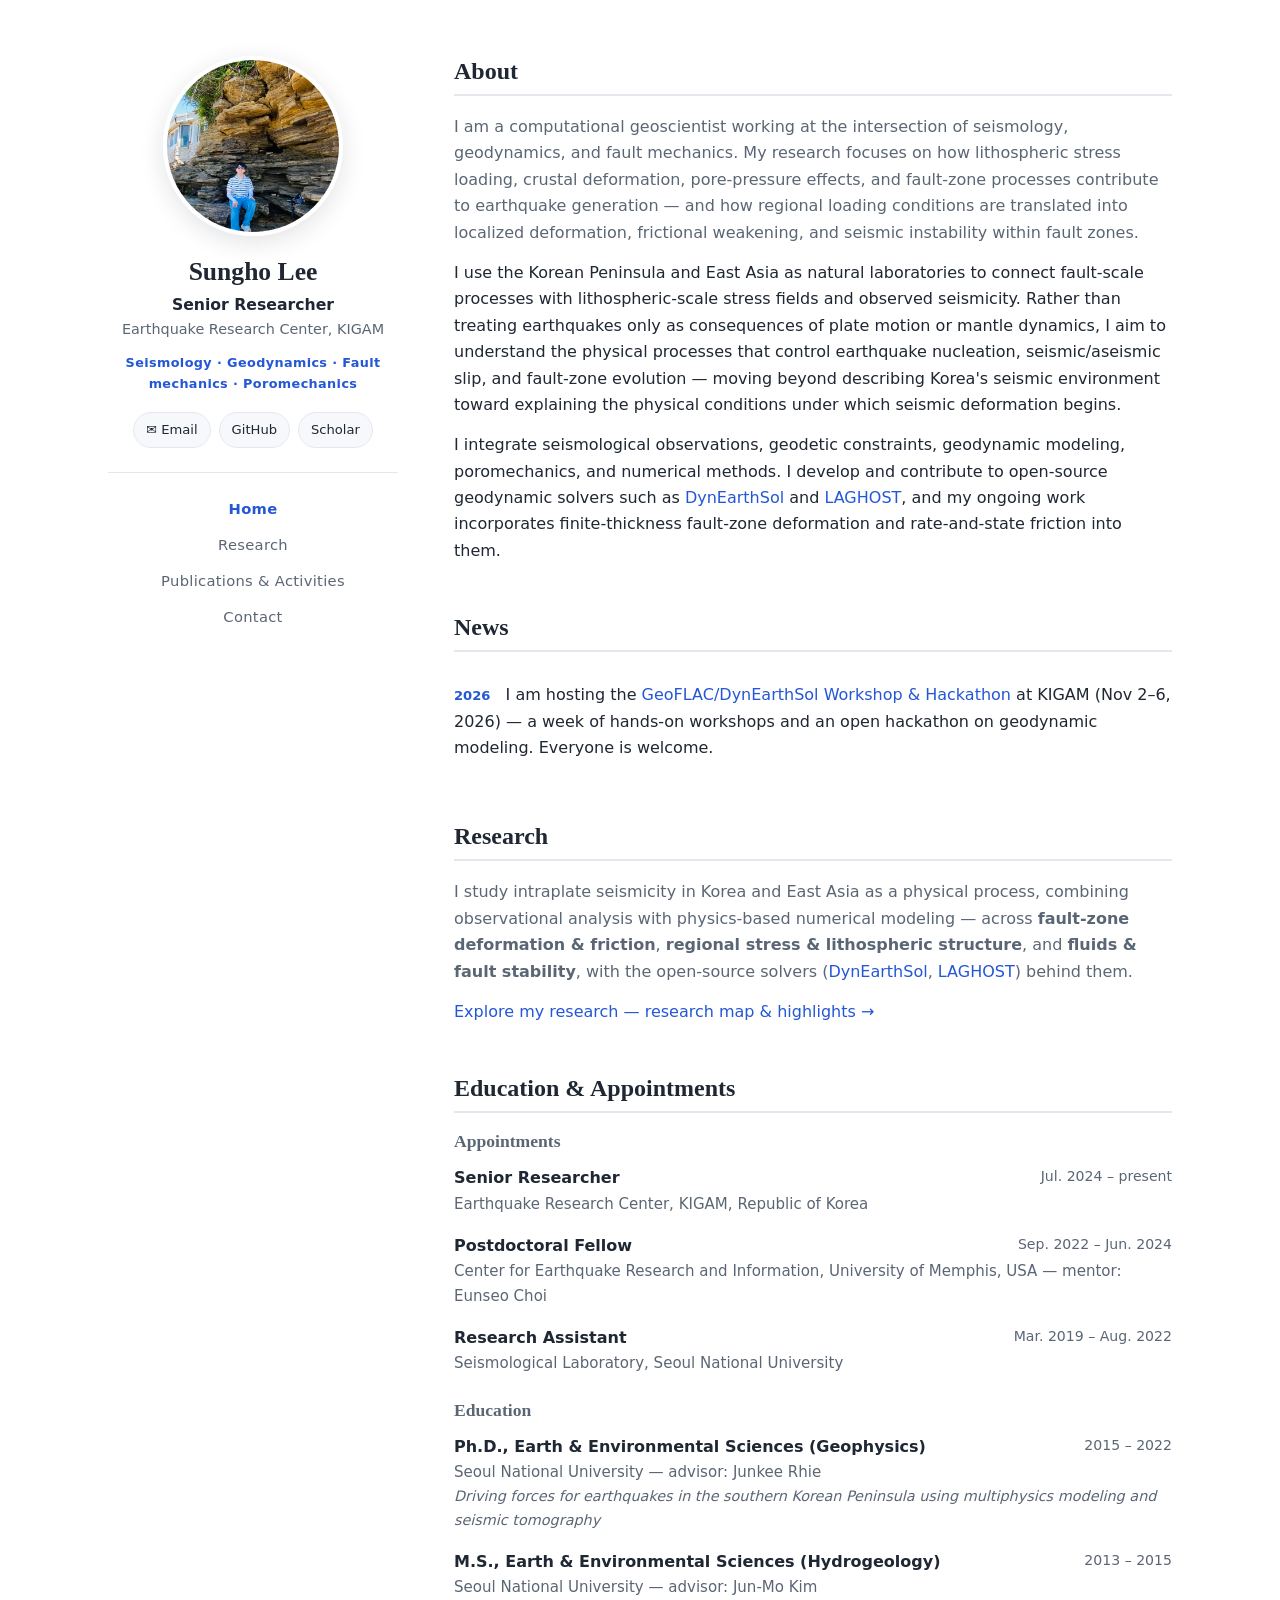
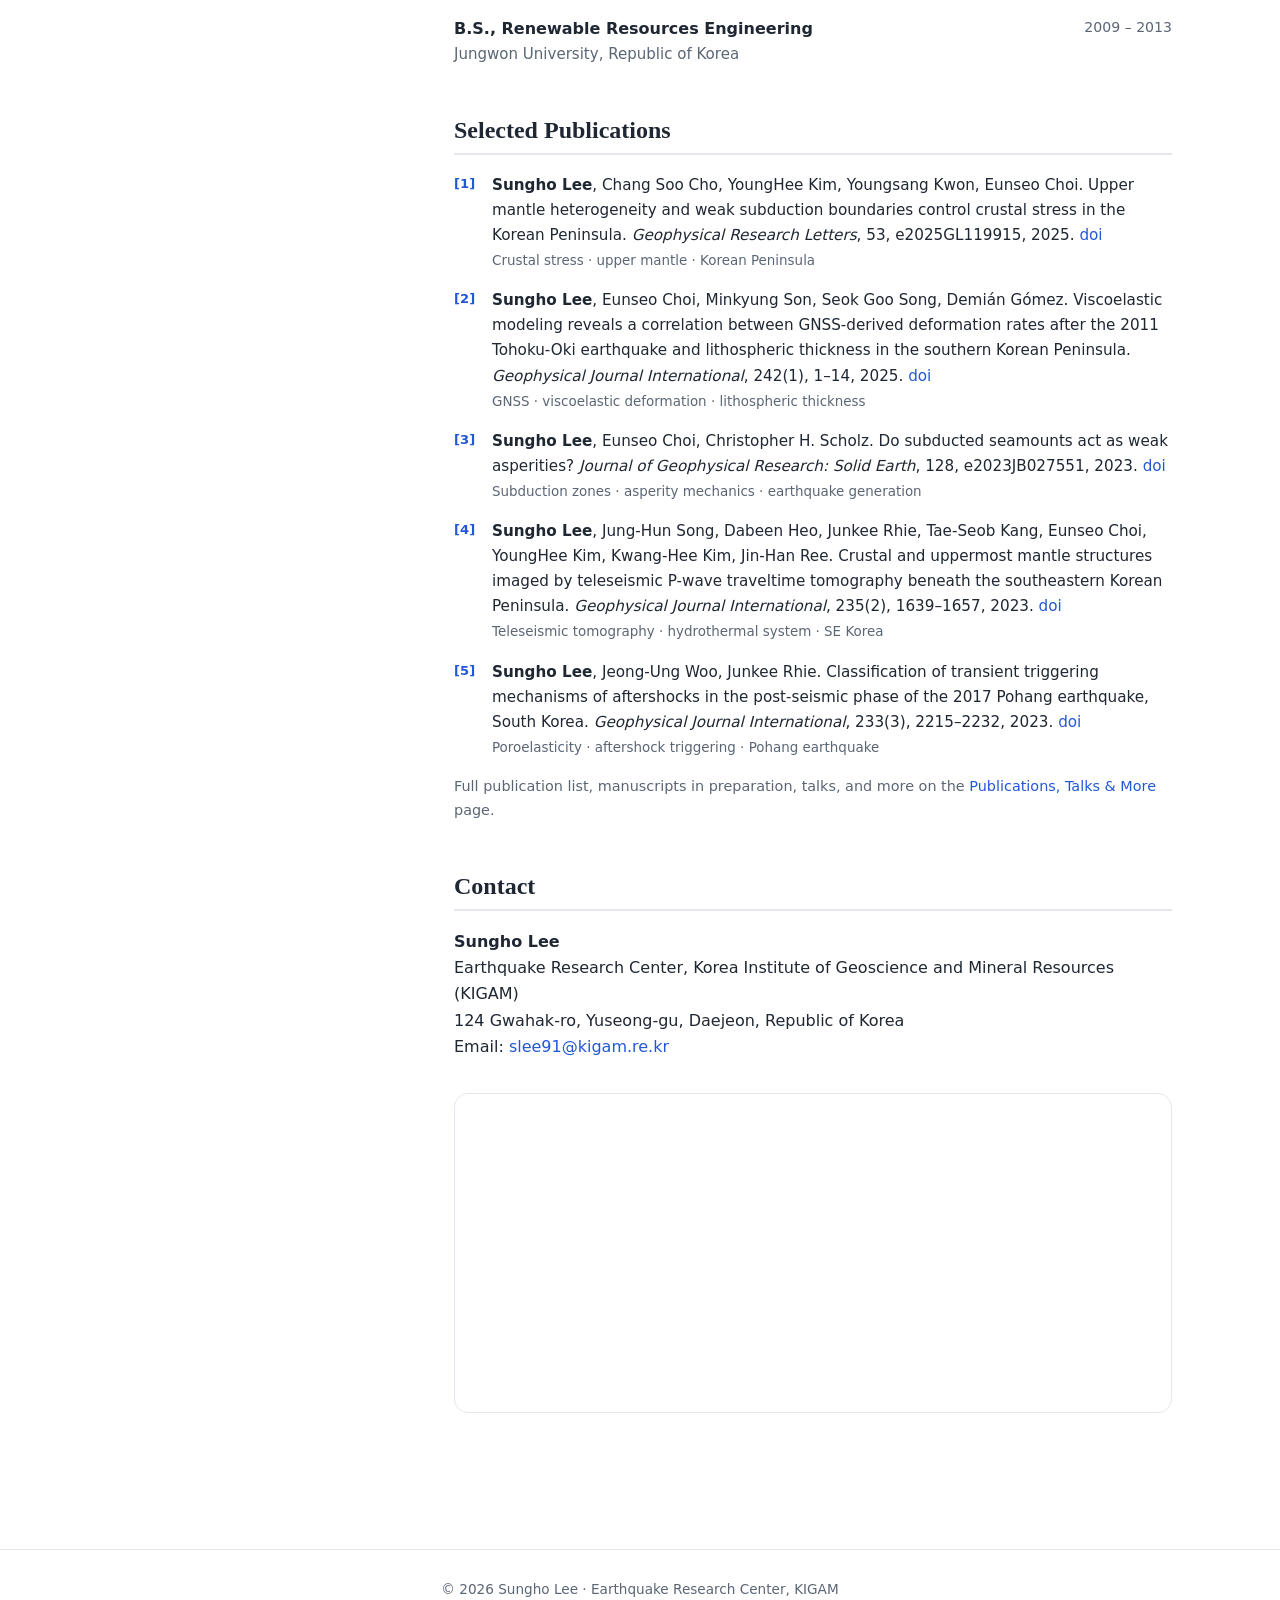
<file: index.html>
<!DOCTYPE html>
<html lang="en">
<head>
  <meta charset="UTF-8" />
  <meta name="viewport" content="width=device-width, initial-scale=1.0" />
  <title>Sungho Lee — Computational Geoscientist</title>
  <meta name="description" content="Sungho Lee — computational geoscientist (seismology, geodynamics, fault mechanics) at the Earthquake Research Center, KIGAM. Earthquake generation, lithospheric stress, fault-zone processes, and numerical solvers (DynEarthSol, LAGHOST)." />
  <meta property="og:title" content="Sungho Lee — Computational Geoscientist" />
  <meta property="og:description" content="Seismology · geodynamics · fault mechanics — Earthquake Research Center, KIGAM." />
  <meta property="og:type" content="website" />
  <meta property="og:url" content="https://sungho91.github.io/" />
  <meta property="og:image" content="https://sungho91.github.io/profile.jpg" />
  <link rel="canonical" href="https://sungho91.github.io/" />
  <link rel="icon" href="data:image/svg+xml,<svg xmlns=%22http://www.w3.org/2000/svg%22 viewBox=%220 0 100 100%22><text y=%22.9em%22 font-size=%2290%22>🌏</text></svg>" />
  <link rel="stylesheet" href="style.css" />
</head>
<body>
  <div class="layout">

    <!-- ===== Sidebar / profile ===== -->
    <aside class="sidebar">
      <img class="avatar" src="profile.jpg" alt="Sungho Lee" />
      <h1 class="profile-name">Sungho Lee</h1>
      <div class="profile-title">Senior Researcher</div>
      <div class="profile-affil"><a href="https://www.kigam.re.kr/english/" target="_blank" rel="noopener">Earthquake Research Center, KIGAM</a></div>
      <div class="profile-tagline">Seismology · Geodynamics · Fault mechanics · Poromechanics</div>

      <div class="links">
        <a href="mailto:slee91@kigam.re.kr">✉ Email</a>
        <a href="https://github.com/sungho91" target="_blank" rel="noopener">GitHub</a>
        <a href="https://scholar.google.com/citations?user=3HC6mL4AAAAJ&hl=en" target="_blank" rel="noopener">Scholar</a>
      </div>

      <nav class="sidenav">
        <a href="index.html" style="color:var(--accent);font-weight:600">Home</a>
        <a href="research.html">Research</a>
        <a href="more.html">Publications &amp; Activities</a>
        <a href="#contact">Contact</a>
      </nav>
    </aside>

    <!-- ===== Content ===== -->
    <main class="content">

      <section class="section" id="about">
        <h2>About</h2>
        <p class="lead">I am a computational geoscientist working at the intersection of seismology, geodynamics, and fault mechanics. My research focuses on how lithospheric stress loading, crustal deformation, pore-pressure effects, and fault-zone processes contribute to earthquake generation — and how regional loading conditions are translated into localized deformation, frictional weakening, and seismic instability within fault zones.</p>
        <p>I use the Korean Peninsula and East Asia as natural laboratories to connect fault-scale processes with lithospheric-scale stress fields and observed seismicity. Rather than treating earthquakes only as consequences of plate motion or mantle dynamics, I aim to understand the physical processes that control earthquake nucleation, seismic/aseismic slip, and fault-zone evolution — moving beyond describing Korea's seismic environment toward explaining the physical conditions under which seismic deformation begins.</p>
        <p>I integrate seismological observations, geodetic constraints, geodynamic modeling, poromechanics, and numerical methods. I develop and contribute to open-source geodynamic solvers such as <a href="https://github.com/GeoFLAC/DynEarthSol" target="_blank" rel="noopener">DynEarthSol</a> and <a href="https://github.com/GeoFLAC/Laghost" target="_blank" rel="noopener">LAGHOST</a>, and my ongoing work incorporates finite-thickness fault-zone deformation and rate-and-state friction into them.</p>
      </section>

      <section class="section" id="news">
        <h2>News</h2>
        <ul class="news">
          <li><span class="date">2026</span> I am hosting the <a href="https://sungho91.github.io/geoflac-des-2026/" target="_blank" rel="noopener">GeoFLAC/DynEarthSol Workshop &amp; Hackathon</a> at KIGAM (Nov 2–6, 2026) — a week of hands-on workshops and an open hackathon on geodynamic modeling. Everyone is welcome.</li>
        </ul>
      </section>

      <section class="section" id="research">
        <h2>Research</h2>
        <p class="lead">I study intraplate seismicity in Korea and East Asia as a physical process, combining observational analysis with physics-based numerical modeling — across <b>fault-zone deformation &amp; friction</b>, <b>regional stress &amp; lithospheric structure</b>, and <b>fluids &amp; fault stability</b>, with the open-source solvers (<a href="https://github.com/GeoFLAC/DynEarthSol" target="_blank" rel="noopener">DynEarthSol</a>, <a href="https://github.com/GeoFLAC/Laghost" target="_blank" rel="noopener">LAGHOST</a>) behind them.</p>
        <p><a href="research.html">Explore my research — research map &amp; highlights →</a></p>
      </section>

      <section class="section" id="background">
        <h2>Education &amp; Appointments</h2>

        <h3 style="font-size:1.1rem;margin-bottom:12px;color:var(--muted)">Appointments</h3>
        <div class="entry">
          <div class="row"><span class="role">Senior Researcher</span><span class="date">Jul. 2024 – present</span></div>
          <div class="org">Earthquake Research Center, KIGAM, Republic of Korea</div>
        </div>
        <div class="entry">
          <div class="row"><span class="role">Postdoctoral Fellow</span><span class="date">Sep. 2022 – Jun. 2024</span></div>
          <div class="org">Center for Earthquake Research and Information, University of Memphis, USA — mentor: <a href="https://echoi.github.io/" target="_blank" rel="noopener">Eunseo Choi</a></div>
        </div>
        <div class="entry">
          <div class="row"><span class="role">Research Assistant</span><span class="date">Mar. 2019 – Aug. 2022</span></div>
          <div class="org">Seismological Laboratory, Seoul National University</div>
        </div>

        <h3 style="font-size:1.1rem;margin:24px 0 12px;color:var(--muted)">Education</h3>
        <div class="entry">
          <div class="row"><span class="role">Ph.D., Earth &amp; Environmental Sciences (Geophysics)</span><span class="date">2015 – 2022</span></div>
          <div class="org">Seoul National University — advisor: Junkee Rhie</div>
          <div class="meta">Driving forces for earthquakes in the southern Korean Peninsula using multiphysics modeling and seismic tomography</div>
        </div>
        <div class="entry">
          <div class="row"><span class="role">M.S., Earth &amp; Environmental Sciences (Hydrogeology)</span><span class="date">2013 – 2015</span></div>
          <div class="org">Seoul National University — advisor: Jun-Mo Kim</div>
        </div>
        <div class="entry">
          <div class="row"><span class="role">B.S., Renewable Resources Engineering</span><span class="date">2009 – 2013</span></div>
          <div class="org">Jungwon University, Republic of Korea</div>
        </div>
      </section>

      <section class="section" id="publications">
        <h2>Selected Publications</h2>
        <ol class="pubs">
          <li><span class="me">Sungho Lee</span>, Chang Soo Cho, YoungHee Kim, Youngsang Kwon, Eunseo Choi. Upper mantle heterogeneity and weak subduction boundaries control crustal stress in the Korean Peninsula. <span class="jt">Geophysical Research Letters</span>, 53, e2025GL119915, 2025. <a href="https://doi.org/10.1029/2025GL119915" target="_blank" rel="noopener">doi</a>
            <span class="topic">Crustal stress · upper mantle · Korean Peninsula</span></li>
          <li><span class="me">Sungho Lee</span>, Eunseo Choi, Minkyung Son, Seok Goo Song, Demián Gómez. Viscoelastic modeling reveals a correlation between GNSS-derived deformation rates after the 2011 Tohoku-Oki earthquake and lithospheric thickness in the southern Korean Peninsula. <span class="jt">Geophysical Journal International</span>, 242(1), 1–14, 2025. <a href="https://doi.org/10.1093/gji/ggaf182" target="_blank" rel="noopener">doi</a>
            <span class="topic">GNSS · viscoelastic deformation · lithospheric thickness</span></li>
          <li><span class="me">Sungho Lee</span>, Eunseo Choi, Christopher H. Scholz. Do subducted seamounts act as weak asperities? <span class="jt">Journal of Geophysical Research: Solid Earth</span>, 128, e2023JB027551, 2023. <a href="https://doi.org/10.1029/2023JB027551" target="_blank" rel="noopener">doi</a>
            <span class="topic">Subduction zones · asperity mechanics · earthquake generation</span></li>
          <li><span class="me">Sungho Lee</span>, Jung-Hun Song, Dabeen Heo, Junkee Rhie, Tae-Seob Kang, Eunseo Choi, YoungHee Kim, Kwang-Hee Kim, Jin-Han Ree. Crustal and uppermost mantle structures imaged by teleseismic P-wave traveltime tomography beneath the southeastern Korean Peninsula. <span class="jt">Geophysical Journal International</span>, 235(2), 1639–1657, 2023. <a href="https://doi.org/10.1093/gji/ggad319" target="_blank" rel="noopener">doi</a>
            <span class="topic">Teleseismic tomography · hydrothermal system · SE Korea</span></li>
          <li><span class="me">Sungho Lee</span>, Jeong-Ung Woo, Junkee Rhie. Classification of transient triggering mechanisms of aftershocks in the post-seismic phase of the 2017 Pohang earthquake, South Korea. <span class="jt">Geophysical Journal International</span>, 233(3), 2215–2232, 2023. <a href="https://doi.org/10.1093/gji/ggad022" target="_blank" rel="noopener">doi</a>
            <span class="topic">Poroelasticity · aftershock triggering · Pohang earthquake</span></li>
        </ol>
        <p class="note" style="margin-top:14px">Full publication list, manuscripts in preparation, talks, and more on the <a href="more.html">Publications, Talks &amp; More</a> page.</p>
      </section>

      <section class="section" id="contact">
        <h2>Contact</h2>
        <p>
          <b>Sungho Lee</b><br>
          Earthquake Research Center, Korea Institute of Geoscience and Mineral Resources (KIGAM)<br>
          124 Gwahak-ro, Yuseong-gu, Daejeon, Republic of Korea<br>
          Email: <a href="mailto:slee91@kigam.re.kr">slee91@kigam.re.kr</a>
        </p>
        <iframe title="KIGAM map" loading="lazy" style="width:100%;height:320px;border:1px solid var(--border);border-radius:var(--radius);margin-top:18px" src="https://www.google.com/maps?q=36.378952,127.3603452&amp;hl=en&amp;z=15&amp;output=embed"></iframe>
      </section>

    </main>
  </div>

  <footer>© 2026 Sungho Lee · Earthquake Research Center, KIGAM</footer>
</body>
</html>
</file>
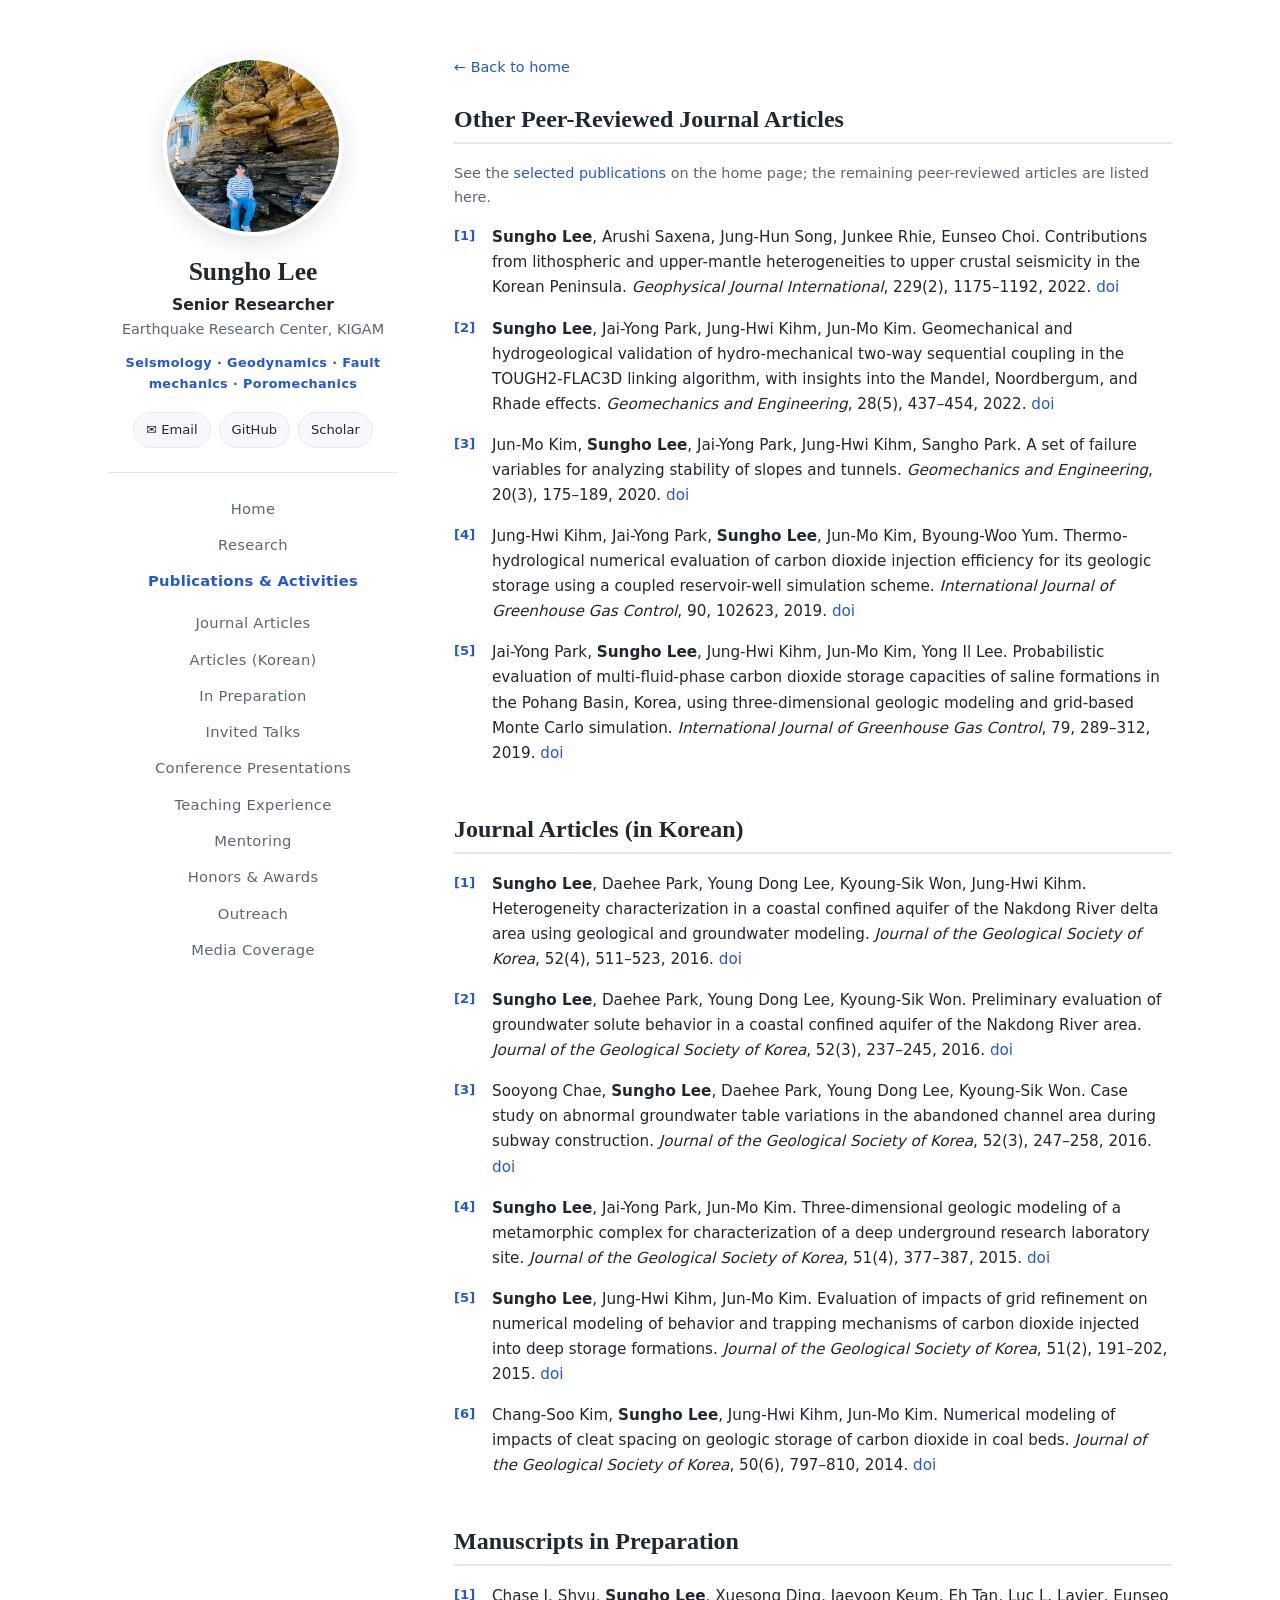
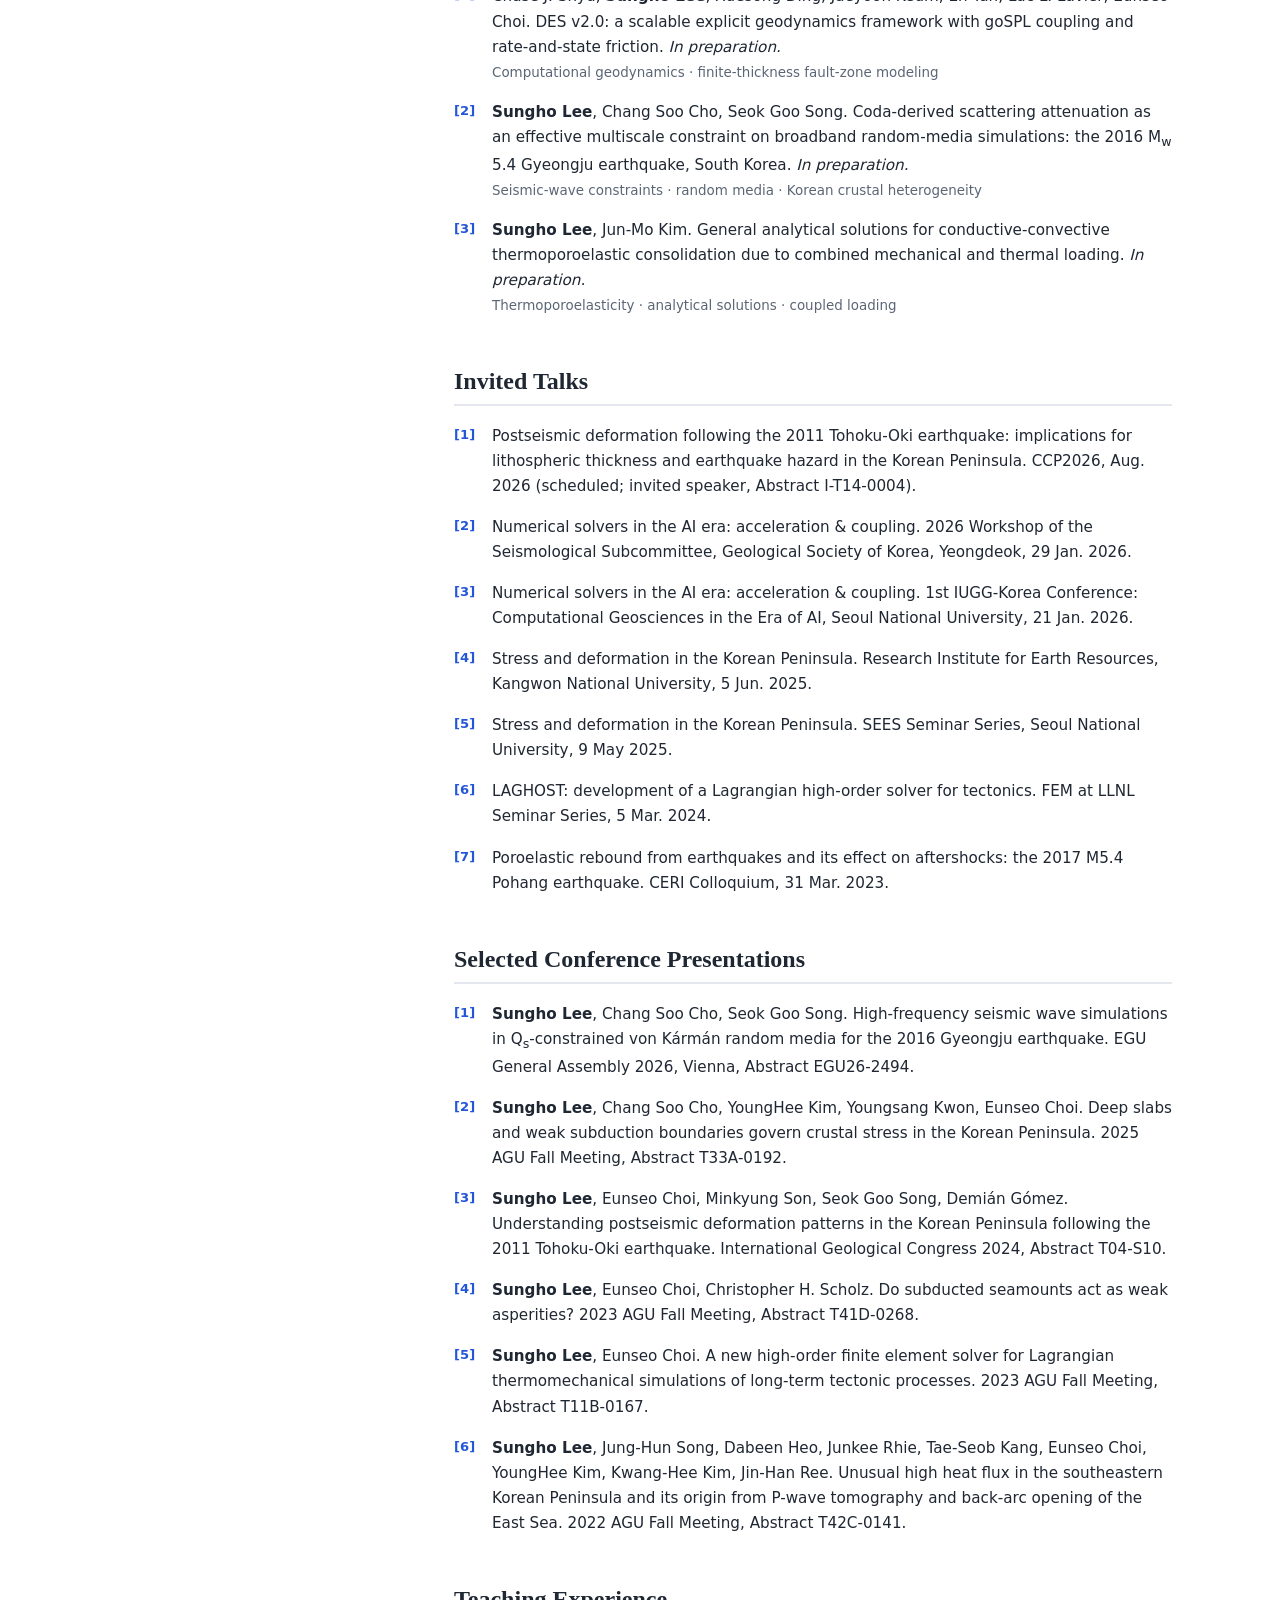
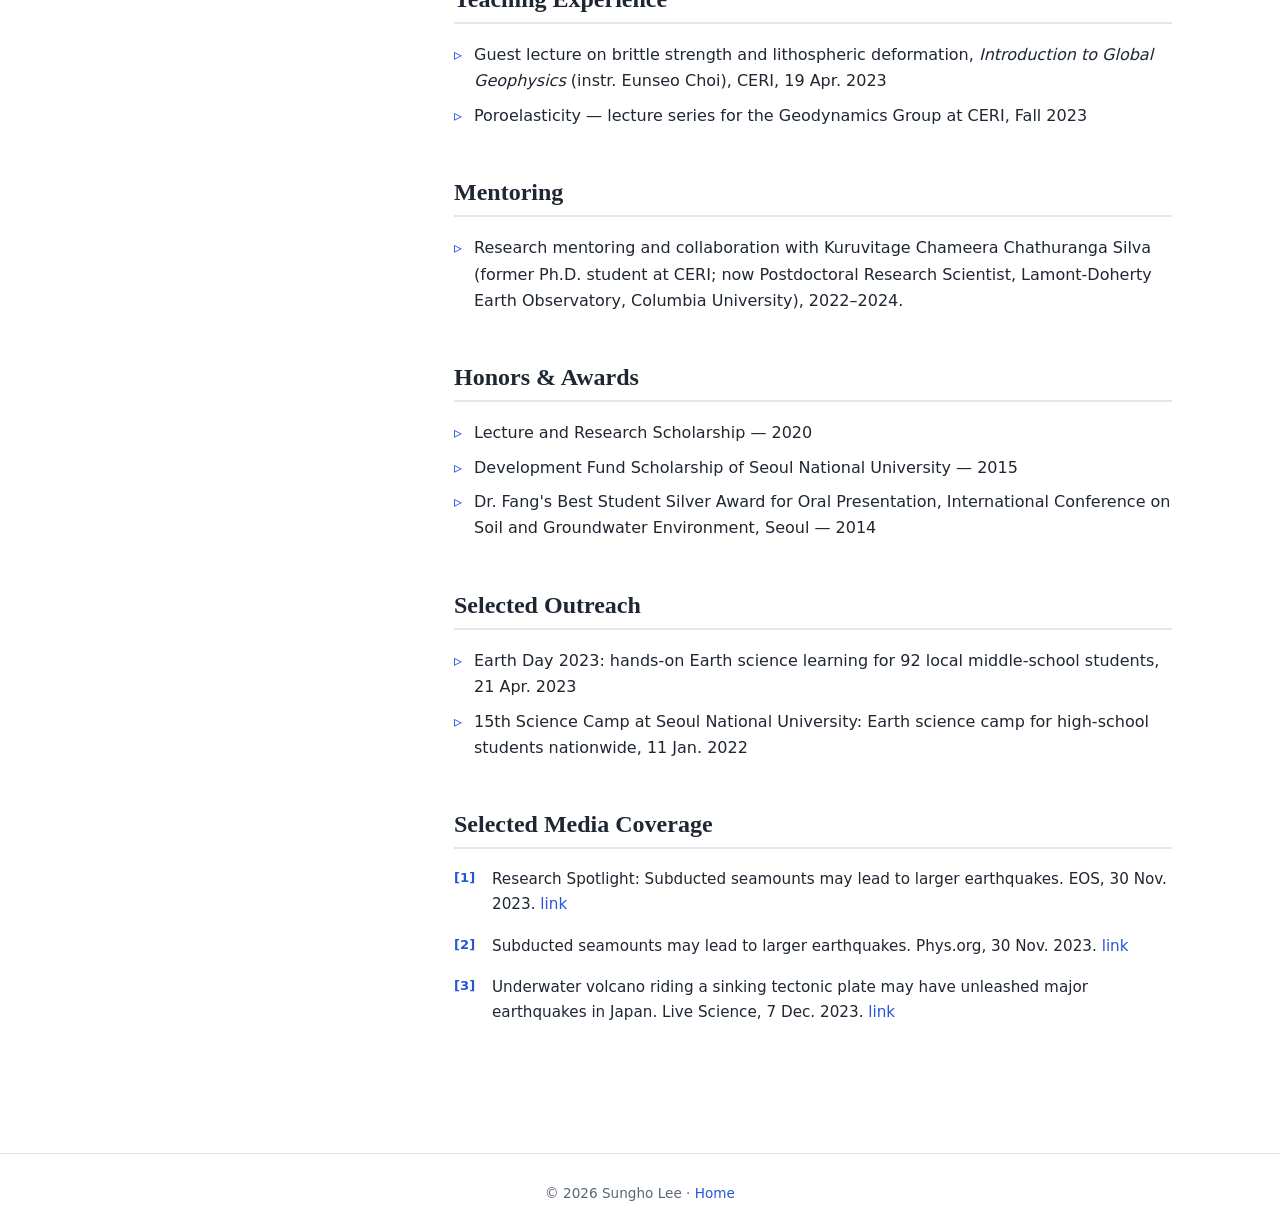
<file: more.html>
<!DOCTYPE html>
<html lang="en">
<head>
  <meta charset="UTF-8" />
  <meta name="viewport" content="width=device-width, initial-scale=1.0" />
  <title>Sungho Lee — Publications, Talks &amp; Activities</title>
  <meta name="description" content="Full publication list, manuscripts in preparation, invited talks, conference presentations, teaching, honors, outreach, and media coverage of Sungho Lee." />
  <link rel="icon" href="data:image/svg+xml,<svg xmlns=%22http://www.w3.org/2000/svg%22 viewBox=%220 0 100 100%22><text y=%22.9em%22 font-size=%2290%22>🌏</text></svg>" />
  <link rel="stylesheet" href="style.css" />
</head>
<body>
  <div class="layout">

    <aside class="sidebar">
      <img class="avatar" src="profile.jpg" alt="Sungho Lee" />
      <h1 class="profile-name">Sungho Lee</h1>
      <div class="profile-title">Senior Researcher</div>
      <div class="profile-affil"><a href="https://www.kigam.re.kr/english/" target="_blank" rel="noopener">Earthquake Research Center, KIGAM</a></div>
      <div class="profile-tagline">Seismology · Geodynamics · Fault mechanics · Poromechanics</div>

      <div class="links">
        <a href="mailto:slee91@kigam.re.kr">✉ Email</a>
        <a href="https://github.com/sungho91" target="_blank" rel="noopener">GitHub</a>
        <a href="https://scholar.google.com/citations?user=3HC6mL4AAAAJ&hl=en" target="_blank" rel="noopener">Scholar</a>
      </div>

      <nav class="sidenav">
        <a href="index.html">Home</a>
        <a href="research.html">Research</a>
        <a href="more.html" style="color:var(--accent);font-weight:600">Publications &amp; Activities</a>
        <a href="#articles" style="margin-top:6px">Journal Articles</a>
        <a href="#articles-kr">Articles (Korean)</a>
        <a href="#inprep">In Preparation</a>
        <a href="#talks">Invited Talks</a>
        <a href="#conf">Conference Presentations</a>
        <a href="#teaching">Teaching Experience</a>
        <a href="#mentoring">Mentoring</a>
        <a href="#honors">Honors &amp; Awards</a>
        <a href="#outreach">Outreach</a>
        <a href="#media">Media Coverage</a>
      </nav>
    </aside>

    <main class="content">
      <p class="note" style="margin-bottom:24px"><a href="index.html">← Back to home</a></p>

      <section class="section" id="articles">
        <h2>Other Peer-Reviewed Journal Articles</h2>
        <p class="note" style="margin-bottom:16px">See the <a href="index.html#publications">selected publications</a> on the home page; the remaining peer-reviewed articles are listed here.</p>
        <ol class="pubs">
          <li><span class="me">Sungho Lee</span>, Arushi Saxena, Jung-Hun Song, Junkee Rhie, Eunseo Choi. Contributions from lithospheric and upper-mantle heterogeneities to upper crustal seismicity in the Korean Peninsula. <span class="jt">Geophysical Journal International</span>, 229(2), 1175–1192, 2022. <a href="https://doi.org/10.1093/gji/ggab527" target="_blank" rel="noopener">doi</a></li>
          <li><span class="me">Sungho Lee</span>, Jai-Yong Park, Jung-Hwi Kihm, Jun-Mo Kim. Geomechanical and hydrogeological validation of hydro-mechanical two-way sequential coupling in the TOUGH2-FLAC3D linking algorithm, with insights into the Mandel, Noordbergum, and Rhade effects. <span class="jt">Geomechanics and Engineering</span>, 28(5), 437–454, 2022. <a href="https://doi.org/10.12989/gae.2022.28.5.437" target="_blank" rel="noopener">doi</a></li>
          <li>Jun-Mo Kim, <span class="me">Sungho Lee</span>, Jai-Yong Park, Jung-Hwi Kihm, Sangho Park. A set of failure variables for analyzing stability of slopes and tunnels. <span class="jt">Geomechanics and Engineering</span>, 20(3), 175–189, 2020. <a href="https://doi.org/10.12989/gae.2020.20.3.175" target="_blank" rel="noopener">doi</a></li>
          <li>Jung-Hwi Kihm, Jai-Yong Park, <span class="me">Sungho Lee</span>, Jun-Mo Kim, Byoung-Woo Yum. Thermo-hydrological numerical evaluation of carbon dioxide injection efficiency for its geologic storage using a coupled reservoir-well simulation scheme. <span class="jt">International Journal of Greenhouse Gas Control</span>, 90, 102623, 2019. <a href="https://doi.org/10.1016/j.ijggc.2019.01.012" target="_blank" rel="noopener">doi</a></li>
          <li>Jai-Yong Park, <span class="me">Sungho Lee</span>, Jung-Hwi Kihm, Jun-Mo Kim, Yong Il Lee. Probabilistic evaluation of multi-fluid-phase carbon dioxide storage capacities of saline formations in the Pohang Basin, Korea, using three-dimensional geologic modeling and grid-based Monte Carlo simulation. <span class="jt">International Journal of Greenhouse Gas Control</span>, 79, 289–312, 2019. <a href="https://doi.org/10.1016/j.ijggc.2018.04.018" target="_blank" rel="noopener">doi</a></li>
        </ol>
      </section>

      <section class="section" id="articles-kr">
        <h2>Journal Articles (in Korean)</h2>
        <ol class="pubs">
          <li><span class="me">Sungho Lee</span>, Daehee Park, Young Dong Lee, Kyoung-Sik Won, Jung-Hwi Kihm. Heterogeneity characterization in a coastal confined aquifer of the Nakdong River delta area using geological and groundwater modeling. <span class="jt">Journal of the Geological Society of Korea</span>, 52(4), 511–523, 2016. <a href="https://doi.org/10.14770/jgsk.2016.52.4.511" target="_blank" rel="noopener">doi</a></li>
          <li><span class="me">Sungho Lee</span>, Daehee Park, Young Dong Lee, Kyoung-Sik Won. Preliminary evaluation of groundwater solute behavior in a coastal confined aquifer of the Nakdong River area. <span class="jt">Journal of the Geological Society of Korea</span>, 52(3), 237–245, 2016. <a href="https://doi.org/10.14770/jgsk.2016.52.3.237" target="_blank" rel="noopener">doi</a></li>
          <li>Sooyong Chae, <span class="me">Sungho Lee</span>, Daehee Park, Young Dong Lee, Kyoung-Sik Won. Case study on abnormal groundwater table variations in the abandoned channel area during subway construction. <span class="jt">Journal of the Geological Society of Korea</span>, 52(3), 247–258, 2016. <a href="https://doi.org/10.14770/jgsk.2016.52.3.247" target="_blank" rel="noopener">doi</a></li>
          <li><span class="me">Sungho Lee</span>, Jai-Yong Park, Jun-Mo Kim. Three-dimensional geologic modeling of a metamorphic complex for characterization of a deep underground research laboratory site. <span class="jt">Journal of the Geological Society of Korea</span>, 51(4), 377–387, 2015. <a href="https://doi.org/10.14770/jgsk.2015.51.4.377" target="_blank" rel="noopener">doi</a></li>
          <li><span class="me">Sungho Lee</span>, Jung-Hwi Kihm, Jun-Mo Kim. Evaluation of impacts of grid refinement on numerical modeling of behavior and trapping mechanisms of carbon dioxide injected into deep storage formations. <span class="jt">Journal of the Geological Society of Korea</span>, 51(2), 191–202, 2015. <a href="https://doi.org/10.14770/jgsk.2015.51.2.191" target="_blank" rel="noopener">doi</a></li>
          <li>Chang-Soo Kim, <span class="me">Sungho Lee</span>, Jung-Hwi Kihm, Jun-Mo Kim. Numerical modeling of impacts of cleat spacing on geologic storage of carbon dioxide in coal beds. <span class="jt">Journal of the Geological Society of Korea</span>, 50(6), 797–810, 2014. <a href="https://doi.org/10.14770/jgsk.2014.50.6.797" target="_blank" rel="noopener">doi</a></li>
        </ol>
      </section>

      <section class="section" id="inprep">
        <h2>Manuscripts in Preparation</h2>
        <ol class="pubs">
          <li>Chase J. Shyu, <span class="me">Sungho Lee</span>, Xuesong Ding, Jaeyoon Keum, Eh Tan, Luc L. Lavier, Eunseo Choi. DES v2.0: a scalable explicit geodynamics framework with goSPL coupling and rate-and-state friction. <span class="jt">In preparation.</span>
            <span class="topic">Computational geodynamics · finite-thickness fault-zone modeling</span></li>
          <li><span class="me">Sungho Lee</span>, Chang Soo Cho, Seok Goo Song. Coda-derived scattering attenuation as an effective multiscale constraint on broadband random-media simulations: the 2016 M<sub>w</sub> 5.4 Gyeongju earthquake, South Korea. <span class="jt">In preparation.</span>
            <span class="topic">Seismic-wave constraints · random media · Korean crustal heterogeneity</span></li>
          <li><span class="me">Sungho Lee</span>, Jun-Mo Kim. General analytical solutions for conductive-convective thermoporoelastic consolidation due to combined mechanical and thermal loading. <span class="jt">In preparation.</span>
            <span class="topic">Thermoporoelasticity · analytical solutions · coupled loading</span></li>
        </ol>
      </section>

      <section class="section" id="talks">
        <h2>Invited Talks</h2>
        <ol class="talks">
          <li>Postseismic deformation following the 2011 Tohoku-Oki earthquake: implications for lithospheric thickness and earthquake hazard in the Korean Peninsula. <span class="jt">CCP2026</span>, Aug. 2026 (scheduled; invited speaker, Abstract I-T14-0004).</li>
          <li>Numerical solvers in the AI era: acceleration &amp; coupling. <span class="jt">2026 Workshop of the Seismological Subcommittee, Geological Society of Korea</span>, Yeongdeok, 29 Jan. 2026.</li>
          <li>Numerical solvers in the AI era: acceleration &amp; coupling. <span class="jt">1st IUGG-Korea Conference: Computational Geosciences in the Era of AI</span>, Seoul National University, 21 Jan. 2026.</li>
          <li>Stress and deformation in the Korean Peninsula. <span class="jt">Research Institute for Earth Resources, Kangwon National University</span>, 5 Jun. 2025.</li>
          <li>Stress and deformation in the Korean Peninsula. <span class="jt">SEES Seminar Series, Seoul National University</span>, 9 May 2025.</li>
          <li>LAGHOST: development of a Lagrangian high-order solver for tectonics. <span class="jt">FEM at LLNL Seminar Series</span>, 5 Mar. 2024.</li>
          <li>Poroelastic rebound from earthquakes and its effect on aftershocks: the 2017 M5.4 Pohang earthquake. <span class="jt">CERI Colloquium</span>, 31 Mar. 2023.</li>
        </ol>
      </section>

      <section class="section" id="conf">
        <h2>Selected Conference Presentations</h2>
        <ol class="talks">
          <li><span class="me">Sungho Lee</span>, Chang Soo Cho, Seok Goo Song. High-frequency seismic wave simulations in Q<sub>s</sub>-constrained von Kármán random media for the 2016 Gyeongju earthquake. <span class="jt">EGU General Assembly 2026</span>, Vienna, Abstract EGU26-2494.</li>
          <li><span class="me">Sungho Lee</span>, Chang Soo Cho, YoungHee Kim, Youngsang Kwon, Eunseo Choi. Deep slabs and weak subduction boundaries govern crustal stress in the Korean Peninsula. <span class="jt">2025 AGU Fall Meeting</span>, Abstract T33A-0192.</li>
          <li><span class="me">Sungho Lee</span>, Eunseo Choi, Minkyung Son, Seok Goo Song, Demián Gómez. Understanding postseismic deformation patterns in the Korean Peninsula following the 2011 Tohoku-Oki earthquake. <span class="jt">International Geological Congress 2024</span>, Abstract T04-S10.</li>
          <li><span class="me">Sungho Lee</span>, Eunseo Choi, Christopher H. Scholz. Do subducted seamounts act as weak asperities? <span class="jt">2023 AGU Fall Meeting</span>, Abstract T41D-0268.</li>
          <li><span class="me">Sungho Lee</span>, Eunseo Choi. A new high-order finite element solver for Lagrangian thermomechanical simulations of long-term tectonic processes. <span class="jt">2023 AGU Fall Meeting</span>, Abstract T11B-0167.</li>
          <li><span class="me">Sungho Lee</span>, Jung-Hun Song, Dabeen Heo, Junkee Rhie, Tae-Seob Kang, Eunseo Choi, YoungHee Kim, Kwang-Hee Kim, Jin-Han Ree. Unusual high heat flux in the southeastern Korean Peninsula and its origin from P-wave tomography and back-arc opening of the East Sea. <span class="jt">2022 AGU Fall Meeting</span>, Abstract T42C-0141.</li>
        </ol>
      </section>

      <section class="section" id="teaching">
        <h2>Teaching Experience</h2>
        <ul class="clean">
          <li>Guest lecture on brittle strength and lithospheric deformation, <i>Introduction to Global Geophysics</i> (instr. Eunseo Choi), CERI, 19 Apr. 2023</li>
          <li>Poroelasticity — lecture series for the Geodynamics Group at CERI, Fall 2023</li>
        </ul>
      </section>

      <section class="section" id="mentoring">
        <h2>Mentoring</h2>
        <ul class="clean">
          <li>Research mentoring and collaboration with Kuruvitage Chameera Chathuranga Silva (former Ph.D. student at CERI; now Postdoctoral Research Scientist, Lamont-Doherty Earth Observatory, Columbia University), 2022–2024.</li>
        </ul>
      </section>

      <section class="section" id="honors">
        <h2>Honors &amp; Awards</h2>
        <ul class="clean">
          <li>Lecture and Research Scholarship — 2020</li>
          <li>Development Fund Scholarship of Seoul National University — 2015</li>
          <li>Dr. Fang's Best Student Silver Award for Oral Presentation, International Conference on Soil and Groundwater Environment, Seoul — 2014</li>
        </ul>
      </section>

      <section class="section" id="outreach">
        <h2>Selected Outreach</h2>
        <ul class="clean">
          <li>Earth Day 2023: hands-on Earth science learning for 92 local middle-school students, 21 Apr. 2023</li>
          <li>15th Science Camp at Seoul National University: Earth science camp for high-school students nationwide, 11 Jan. 2022</li>
        </ul>
      </section>

      <section class="section" id="media">
        <h2>Selected Media Coverage</h2>
        <ol class="talks">
          <li>Research Spotlight: Subducted seamounts may lead to larger earthquakes. <span class="jt">EOS</span>, 30 Nov. 2023. <a href="https://eos.org/research-spotlights/subducted-seamounts-may-lead-to-larger-earthquakes" target="_blank" rel="noopener">link</a></li>
          <li>Subducted seamounts may lead to larger earthquakes. <span class="jt">Phys.org</span>, 30 Nov. 2023. <a href="https://phys.org/news/2023-11-subducted-seamounts-larger-earthquakes.html" target="_blank" rel="noopener">link</a></li>
          <li>Underwater volcano riding a sinking tectonic plate may have unleashed major earthquakes in Japan. <span class="jt">Live Science</span>, 7 Dec. 2023. <a href="https://www.livescience.com/planet-earth/volcanos/underwater-volcano-riding-a-sinking-tectonic-plate-may-have-unleashed-major-earthquakes-in-japan" target="_blank" rel="noopener">link</a></li>
        </ol>
      </section>

    </main>
  </div>

  <footer>© 2026 Sungho Lee · <a href="index.html">Home</a></footer>
</body>
</html>
</file>
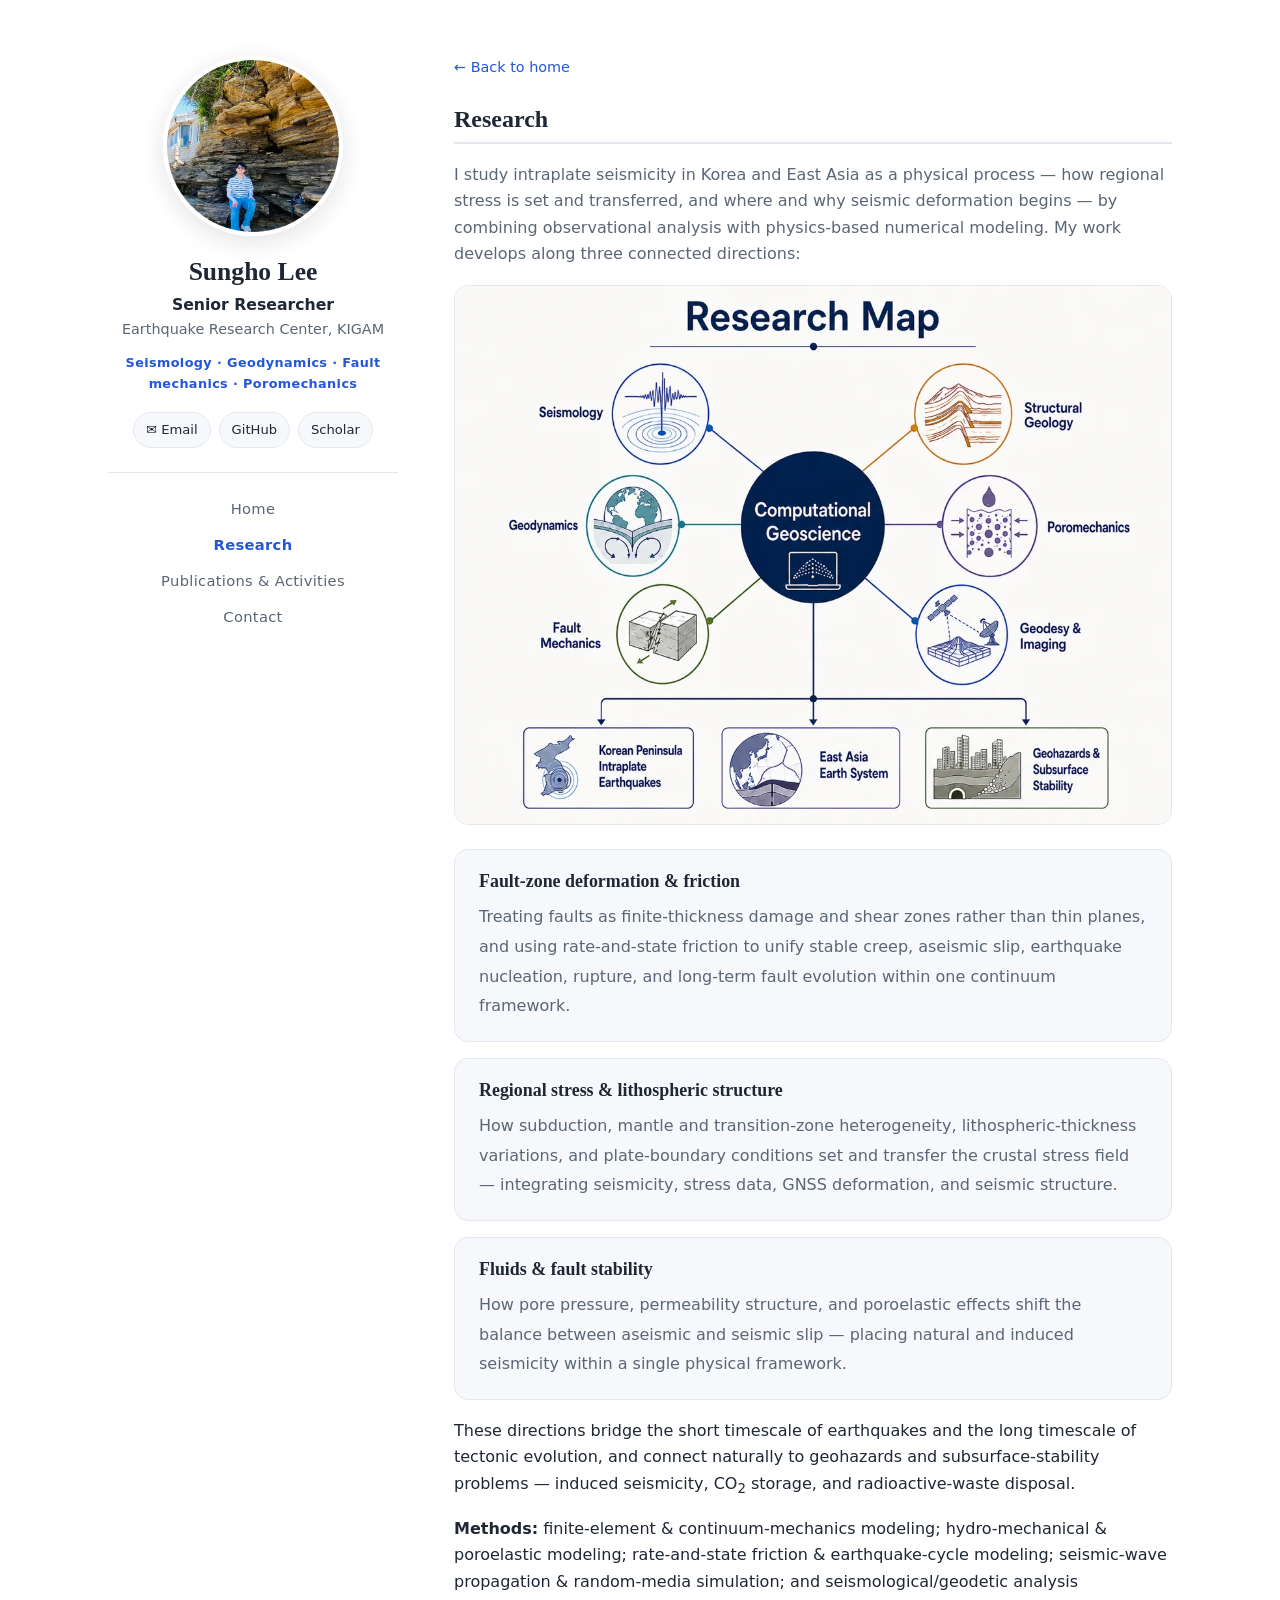
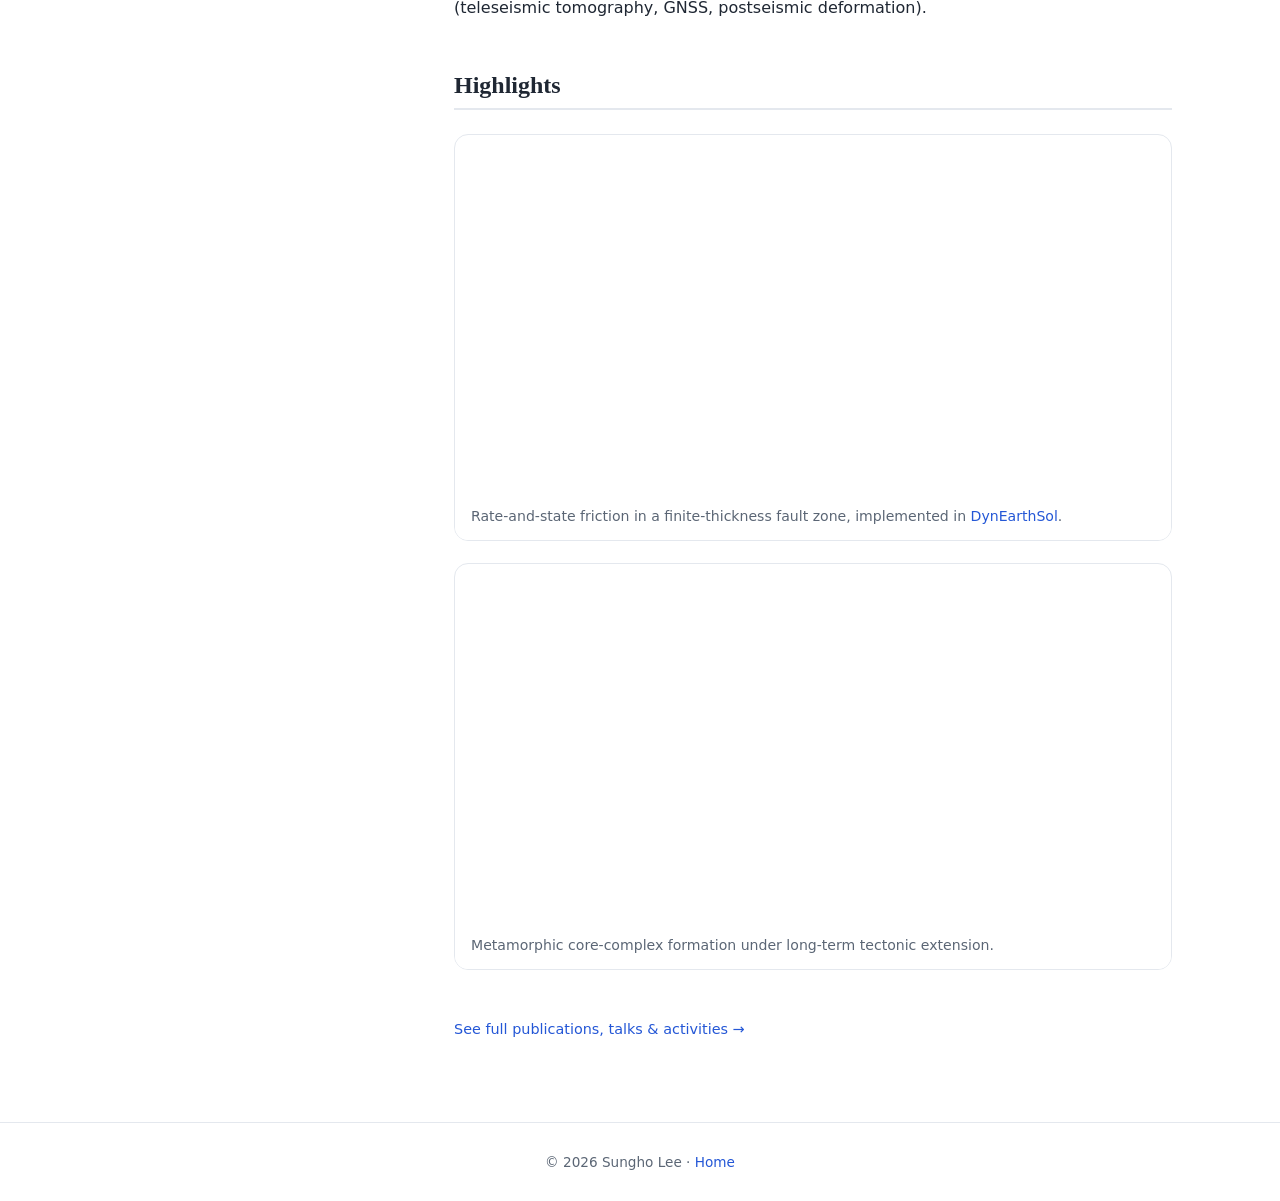
<file: research.html>
<!DOCTYPE html>
<html lang="en">
<head>
  <meta charset="UTF-8" />
  <meta name="viewport" content="width=device-width, initial-scale=1.0" />
  <title>Sungho Lee — Research</title>
  <meta name="description" content="Research of Sungho Lee — computational geoscience connecting seismology, geodynamics, and fault mechanics: fault-zone deformation & friction, regional stress & lithospheric structure, and fluids & fault stability." />
  <link rel="icon" href="data:image/svg+xml,<svg xmlns=%22http://www.w3.org/2000/svg%22 viewBox=%220 0 100 100%22><text y=%22.9em%22 font-size=%2290%22>🌏</text></svg>" />
  <link rel="stylesheet" href="style.css" />
</head>
<body>
  <div class="layout">

    <aside class="sidebar">
      <img class="avatar" src="profile.jpg" alt="Sungho Lee" />
      <h1 class="profile-name">Sungho Lee</h1>
      <div class="profile-title">Senior Researcher</div>
      <div class="profile-affil"><a href="https://www.kigam.re.kr/english/" target="_blank" rel="noopener">Earthquake Research Center, KIGAM</a></div>
      <div class="profile-tagline">Seismology · Geodynamics · Fault mechanics · Poromechanics</div>

      <div class="links">
        <a href="mailto:slee91@kigam.re.kr">✉ Email</a>
        <a href="https://github.com/sungho91" target="_blank" rel="noopener">GitHub</a>
        <a href="https://scholar.google.com/citations?user=3HC6mL4AAAAJ&hl=en" target="_blank" rel="noopener">Scholar</a>
      </div>

      <nav class="sidenav">
        <a href="index.html">Home</a>
        <a href="research.html" style="color:var(--accent);font-weight:600">Research</a>
        <a href="more.html">Publications &amp; Activities</a>
        <a href="index.html#contact">Contact</a>
      </nav>
    </aside>

    <main class="content">
      <p class="note" style="margin-bottom:24px"><a href="index.html">← Back to home</a></p>

      <section class="section" id="research">
        <h2>Research</h2>
        <p class="lead">I study intraplate seismicity in Korea and East Asia as a physical process — how regional stress is set and transferred, and where and why seismic deformation begins — by combining observational analysis with physics-based numerical modeling. My work develops along three connected directions:</p>

        <figure class="media" style="margin:18px 0 24px"><img src="research_domain.webp" alt="Research map — Computational Geoscience connecting seismology, geodynamics, fault mechanics, hydro-poromechanics, structural geology, and geodesy, applied to Korean Peninsula intraplate earthquakes, the East Asia Earth system, and geohazards & subsurface stability" loading="lazy"></figure>

        <div class="cards">
          <div class="card">
            <h3>Fault-zone deformation &amp; friction</h3>
            <p>Treating faults as finite-thickness damage and shear zones rather than thin planes, and using rate-and-state friction to unify stable creep, aseismic slip, earthquake nucleation, rupture, and long-term fault evolution within one continuum framework.</p>
          </div>
          <div class="card">
            <h3>Regional stress &amp; lithospheric structure</h3>
            <p>How subduction, mantle and transition-zone heterogeneity, lithospheric-thickness variations, and plate-boundary conditions set and transfer the crustal stress field — integrating seismicity, stress data, GNSS deformation, and seismic structure.</p>
          </div>
          <div class="card">
            <h3>Fluids &amp; fault stability</h3>
            <p>How pore pressure, permeability structure, and poroelastic effects shift the balance between aseismic and seismic slip — placing natural and induced seismicity within a single physical framework.</p>
          </div>
        </div>
        <p style="margin-top:18px">These directions bridge the short timescale of earthquakes and the long timescale of tectonic evolution, and connect naturally to geohazards and subsurface-stability problems — induced seismicity, CO<sub>2</sub> storage, and radioactive-waste disposal.</p>
        <p style="margin-top:16px"><b>Methods:</b> finite-element &amp; continuum-mechanics modeling; hydro-mechanical &amp; poroelastic modeling; rate-and-state friction &amp; earthquake-cycle modeling; seismic-wave propagation &amp; random-media simulation; and seismological/geodetic analysis (teleseismic tomography, GNSS, postseismic deformation).</p>
      </section>

      <section class="section" id="highlights">
        <h2>Highlights</h2>
        <div class="media-grid">
          <figure class="media">
            <video src="working_projects/rate-and-state-fault.mp4" autoplay loop muted playsinline preload="metadata"></video>
            <figcaption>Rate-and-state friction in a finite-thickness fault zone, implemented in <a href="https://github.com/GeoFLAC/DynEarthSol" target="_blank" rel="noopener">DynEarthSol</a>.</figcaption>
          </figure>
          <figure class="media">
            <video src="working_projects/core-complex-laghost.mp4" autoplay loop muted playsinline preload="metadata"></video>
            <figcaption>Metamorphic core-complex formation under long-term tectonic extension.</figcaption>
          </figure>
        </div>
      </section>

      <p class="note"><a href="more.html">See full publications, talks &amp; activities →</a></p>

    </main>
  </div>

  <footer>© 2026 Sungho Lee · <a href="index.html">Home</a></footer>
</body>
</html>
</file>
<file: style.css>
/* ===== Sungho Lee — academic homepage styles ===== */
:root {
  --bg:       #ffffff;
  --bg-soft:  #f6f8fb;
  --text:     #1f2733;
  --muted:    #5b6675;
  --border:   #e4e8ee;
  --accent:   #2457d6;   /* scholarly blue */
  --accent-dk:#1b3fa0;
  --radius:   14px;
  --maxw:     1120px;
  --serif:    Georgia, "Times New Roman", serif;
  --sans:     "Segoe UI", system-ui, -apple-system, Roboto, Helvetica, Arial, sans-serif;
}

* { box-sizing: border-box; margin: 0; padding: 0; }
html { scroll-behavior: smooth; scroll-padding-top: 24px; }
body {
  font-family: var(--sans);
  background: var(--bg);
  color: var(--text);
  line-height: 1.65;
  -webkit-font-smoothing: antialiased;
}
a { color: var(--accent); text-decoration: none; }
a:hover { color: var(--accent-dk); text-decoration: underline; }
h1, h2, h3 { font-family: var(--serif); line-height: 1.25; font-weight: 700; }

/* ---------- Layout: sticky sidebar + content ---------- */
.layout {
  max-width: var(--maxw); margin: 0 auto;
  display: grid; grid-template-columns: 290px 1fr; gap: 56px;
  padding: 56px 28px 80px;
}
.sidebar { position: sticky; top: 40px; align-self: start; text-align: center; }
@media (max-width: 880px) {
  .layout { grid-template-columns: 1fr; gap: 36px; padding: 36px 22px 60px; }
  .sidebar { position: static; }
}

/* ---------- Profile card ---------- */
.avatar {
  width: 180px; height: 180px; border-radius: 50%; margin: 0 auto 20px;
  object-fit: cover; border: 4px solid var(--bg); box-shadow: 0 6px 24px rgba(16,24,40,.12);
  display: flex; align-items: center; justify-content: center;
  background: linear-gradient(135deg, var(--accent), #4f7ce8); color: #fff;
  font-family: var(--serif); font-size: 3.4rem; font-weight: 700; letter-spacing: .02em;
}
.profile-name { font-size: 1.6rem; margin-bottom: 4px; }
.profile-title { color: var(--text); font-weight: 600; font-size: .98rem; }
.profile-affil { color: var(--muted); font-size: .9rem; margin-bottom: 10px; }
.profile-affil a { color: var(--muted); }
.profile-tagline { color: var(--accent); font-size: .8rem; font-weight: 700; letter-spacing: .03em; margin-bottom: 18px; }

.links { display: flex; flex-wrap: wrap; gap: 8px; justify-content: center; margin-bottom: 24px; }
.links a {
  font-size: .82rem; color: var(--text); border: 1px solid var(--border);
  padding: 6px 12px; border-radius: 999px; background: var(--bg-soft); text-decoration: none;
}
.links a:hover { border-color: var(--accent); color: var(--accent); }

.sidenav { border-top: 1px solid var(--border); padding-top: 18px; }
.sidenav a {
  display: block; color: var(--muted); font-size: .92rem; padding: 6px 0;
  text-decoration: none; letter-spacing: .02em;
}
.sidenav a:hover { color: var(--accent); }
@media (max-width: 880px) { .sidenav { display: none; } }

/* ---------- Content ---------- */
.content { min-width: 0; }
.section { margin-bottom: 48px; }
.section h2 {
  font-size: 1.5rem; color: var(--text); margin-bottom: 18px;
  padding-bottom: 8px; border-bottom: 2px solid var(--border);
}
.section h2 .tag { font-family: var(--sans); font-size: .7rem; color: var(--accent);
  font-weight: 700; letter-spacing: .12em; text-transform: uppercase; vertical-align: middle; margin-left: 10px; }
.section p { margin-bottom: 14px; }
.section p:last-child { margin-bottom: 0; }

.lead { color: var(--muted); }

ul.clean { list-style: none; }
ul.clean li { position: relative; padding-left: 20px; margin-bottom: 8px; }
ul.clean li::before { content: "▹"; position: absolute; left: 0; color: var(--accent); }
ul.clean li b { color: var(--text); }

/* cards (research directions) */
.cards { display: grid; grid-template-columns: 1fr; gap: 16px; margin-top: 6px; }
.card { background: var(--bg-soft); border: 1px solid var(--border); border-radius: var(--radius); padding: 20px 24px; }
.card h3 { font-size: 1.12rem; margin-bottom: 10px; }
.card p { color: var(--muted); line-height: 1.85; }

/* timeline (education / appointments) */
.entry { margin-bottom: 16px; }
.entry .row { display: flex; justify-content: space-between; gap: 16px; flex-wrap: wrap; }
.entry .role { font-weight: 700; }
.entry .date { color: var(--muted); font-size: .88rem; white-space: nowrap; }
.entry .org { color: var(--muted); font-size: .94rem; }
.entry .org a { color: var(--muted); }
.entry .meta { color: var(--muted); font-size: .9rem; font-style: italic; }

/* publication / talk lists */
ol.pubs, ol.talks { list-style: none; counter-reset: item; }
ol.pubs > li, ol.talks > li {
  position: relative; padding-left: 38px; margin-bottom: 16px; font-size: .95rem;
}
ol.pubs > li::before, ol.talks > li::before {
  counter-increment: item; content: "[" counter(item) "]";
  position: absolute; left: 0; top: 0; color: var(--accent); font-size: .82rem; font-weight: 700;
}
.pubs .me, .talks .me { font-weight: 700; color: var(--text); }
.pubs .jt { font-style: italic; }
.pubs .topic { display: block; color: var(--muted); font-size: .84rem; margin-top: 2px; }

.note { color: var(--muted); font-size: .9rem; }

/* news */
ul.news { list-style: none; }
ul.news li { padding: 12px 0; border-bottom: 1px solid var(--border); }
ul.news li:last-child { border-bottom: none; }
ul.news .date { display: inline-block; color: var(--accent); font-weight: 700; font-size: .82rem; margin-right: 10px; }

/* media (videos / figures) — one per row so they're large */
.media-grid { display: grid; grid-template-columns: 1fr; gap: 22px; margin-top: 24px; }
figure.media { margin: 0; border: 1px solid var(--border); border-radius: var(--radius); overflow: hidden; background: var(--bg); }
figure.media video, figure.media img { width: 100%; display: block; }
figure.media figcaption { padding: 12px 16px; color: var(--muted); font-size: .88rem; background: var(--bg); }

/* CV page specifics */
.cv-actions { display: flex; gap: 10px; flex-wrap: wrap; margin-bottom: 28px; }
.btn {
  display: inline-block; font-size: .88rem; font-weight: 600; padding: 9px 16px;
  border-radius: 10px; text-decoration: none; border: 1px solid var(--border);
}
.btn-primary { background: var(--accent); color: #fff; border-color: var(--accent); }
.btn-primary:hover { background: var(--accent-dk); color: #fff; text-decoration: none; }
.btn-ghost { background: var(--bg-soft); color: var(--text); }
.btn-ghost:hover { border-color: var(--accent); color: var(--accent); text-decoration: none; }

footer {
  border-top: 1px solid var(--border); padding: 28px;
  text-align: center; color: var(--muted); font-size: .85rem;
}
</file>
